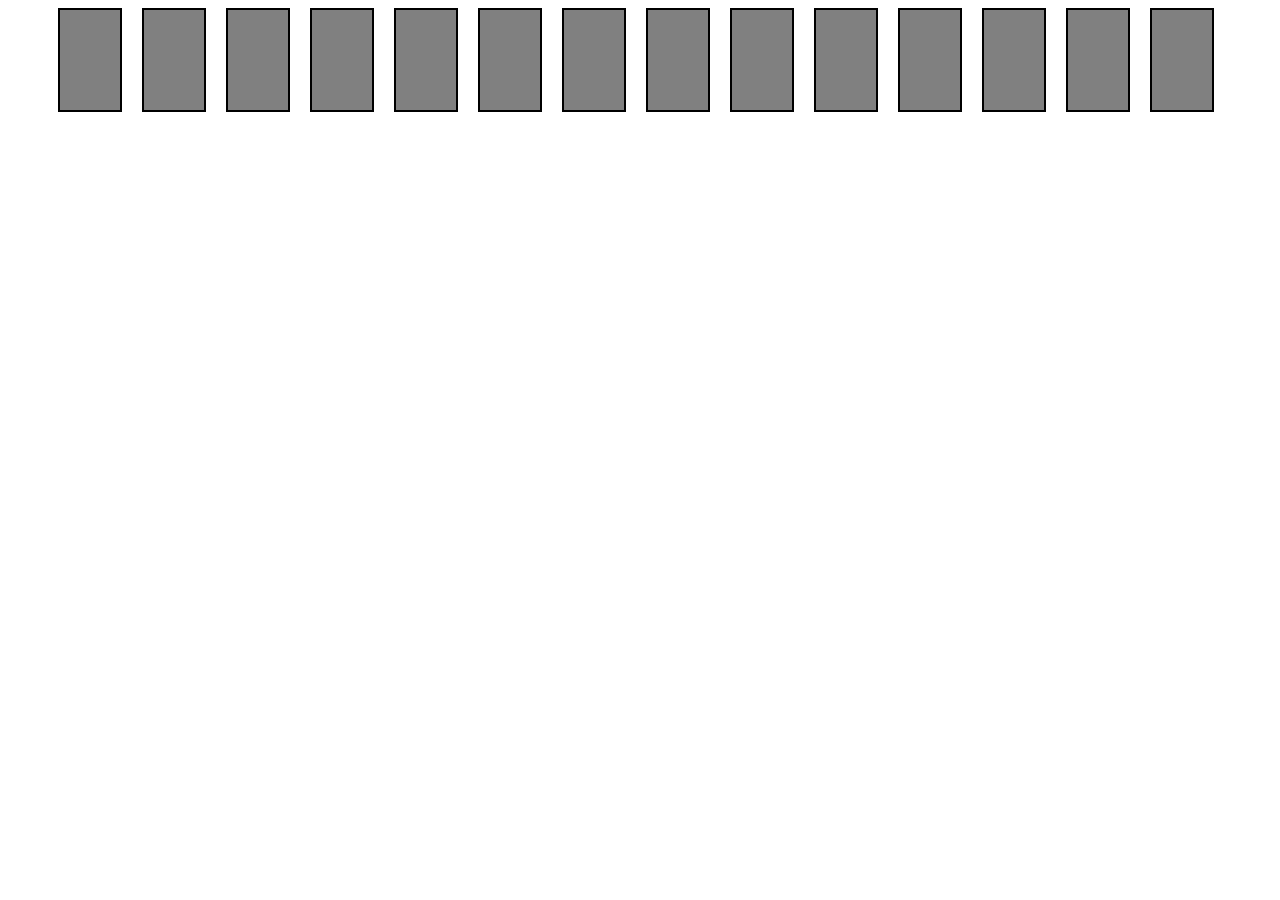
<file: AntonEmery/memory.html>
<html><head>
<meta charset="utf8">
<!-- jQuery -->
<script src="https://ajax.googleapis.com/ajax/libs/jquery/2.1.3/jquery.min.js"></script>


<script type="text/javascript" src="memory-game.js"></script>
<script type="text/javascript" src="memory-gui.js"></script>
<script type="text/javascript" src="memory-cards.js"></script>
<script type="text/javascript" src="memory-main.js"></script>
<link rel='stylesheet' type='text/css' href='memory-gui.css'>
</head><body>
<div id='memorygame'></div>

<div id="footer"></div>

</body></html>
</file>
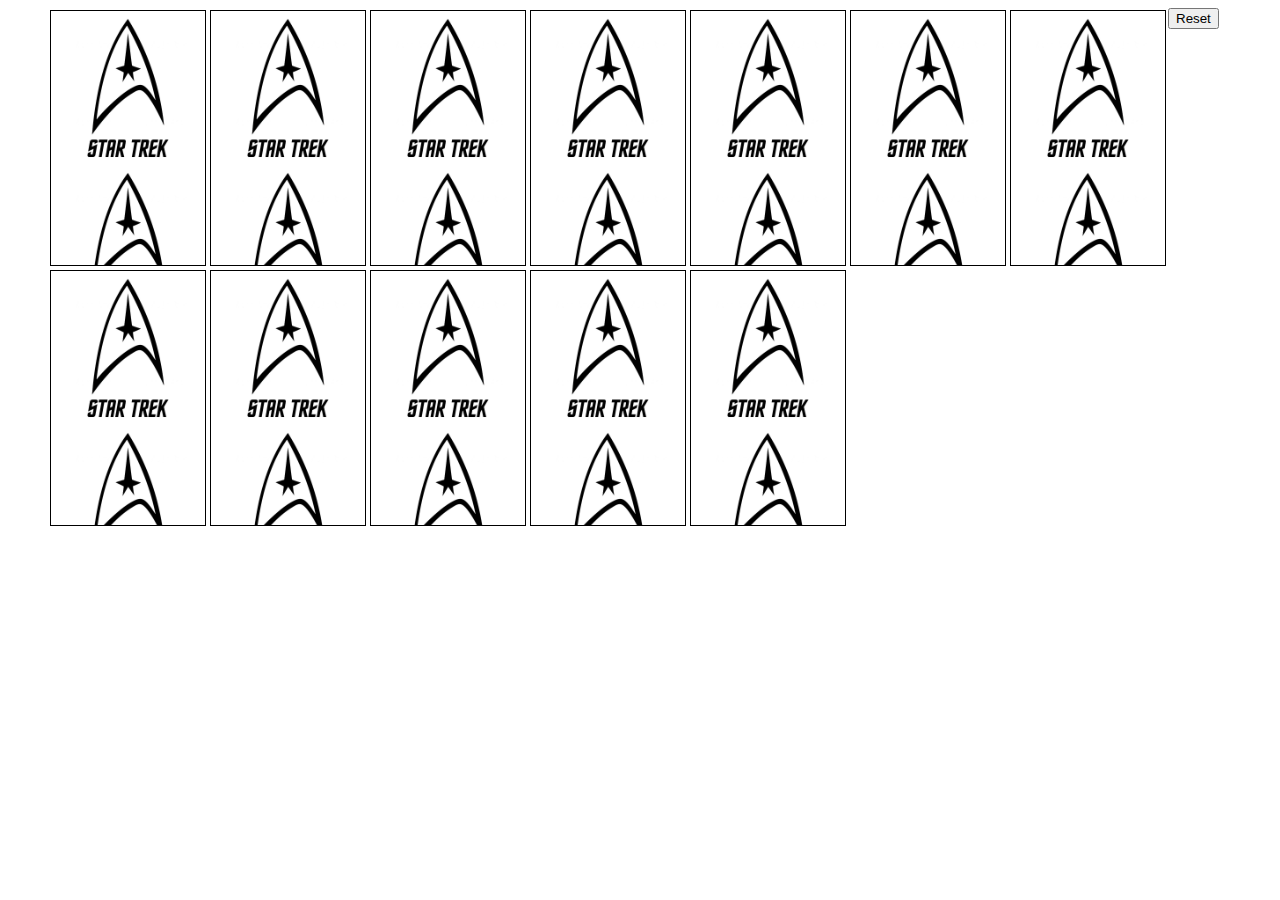
<file: glanzb/memory.html>
<html><head>
<meta charset="utf8">
<script type="text/javascript" src="memory-game.js"></script>
<script type="text/javascript" src="memory-gui.js"></script>
<script type="text/javascript" src="memory-cards.js"></script>
<script type="text/javascript" src="memory-main.js"></script>
<link rel='stylesheet' type='text/css' href='memory-gui.css'>
</head><body>
<div id='memorygame'></div>
<!-- <div id='footer'></div> -->
</body></html>
</file>
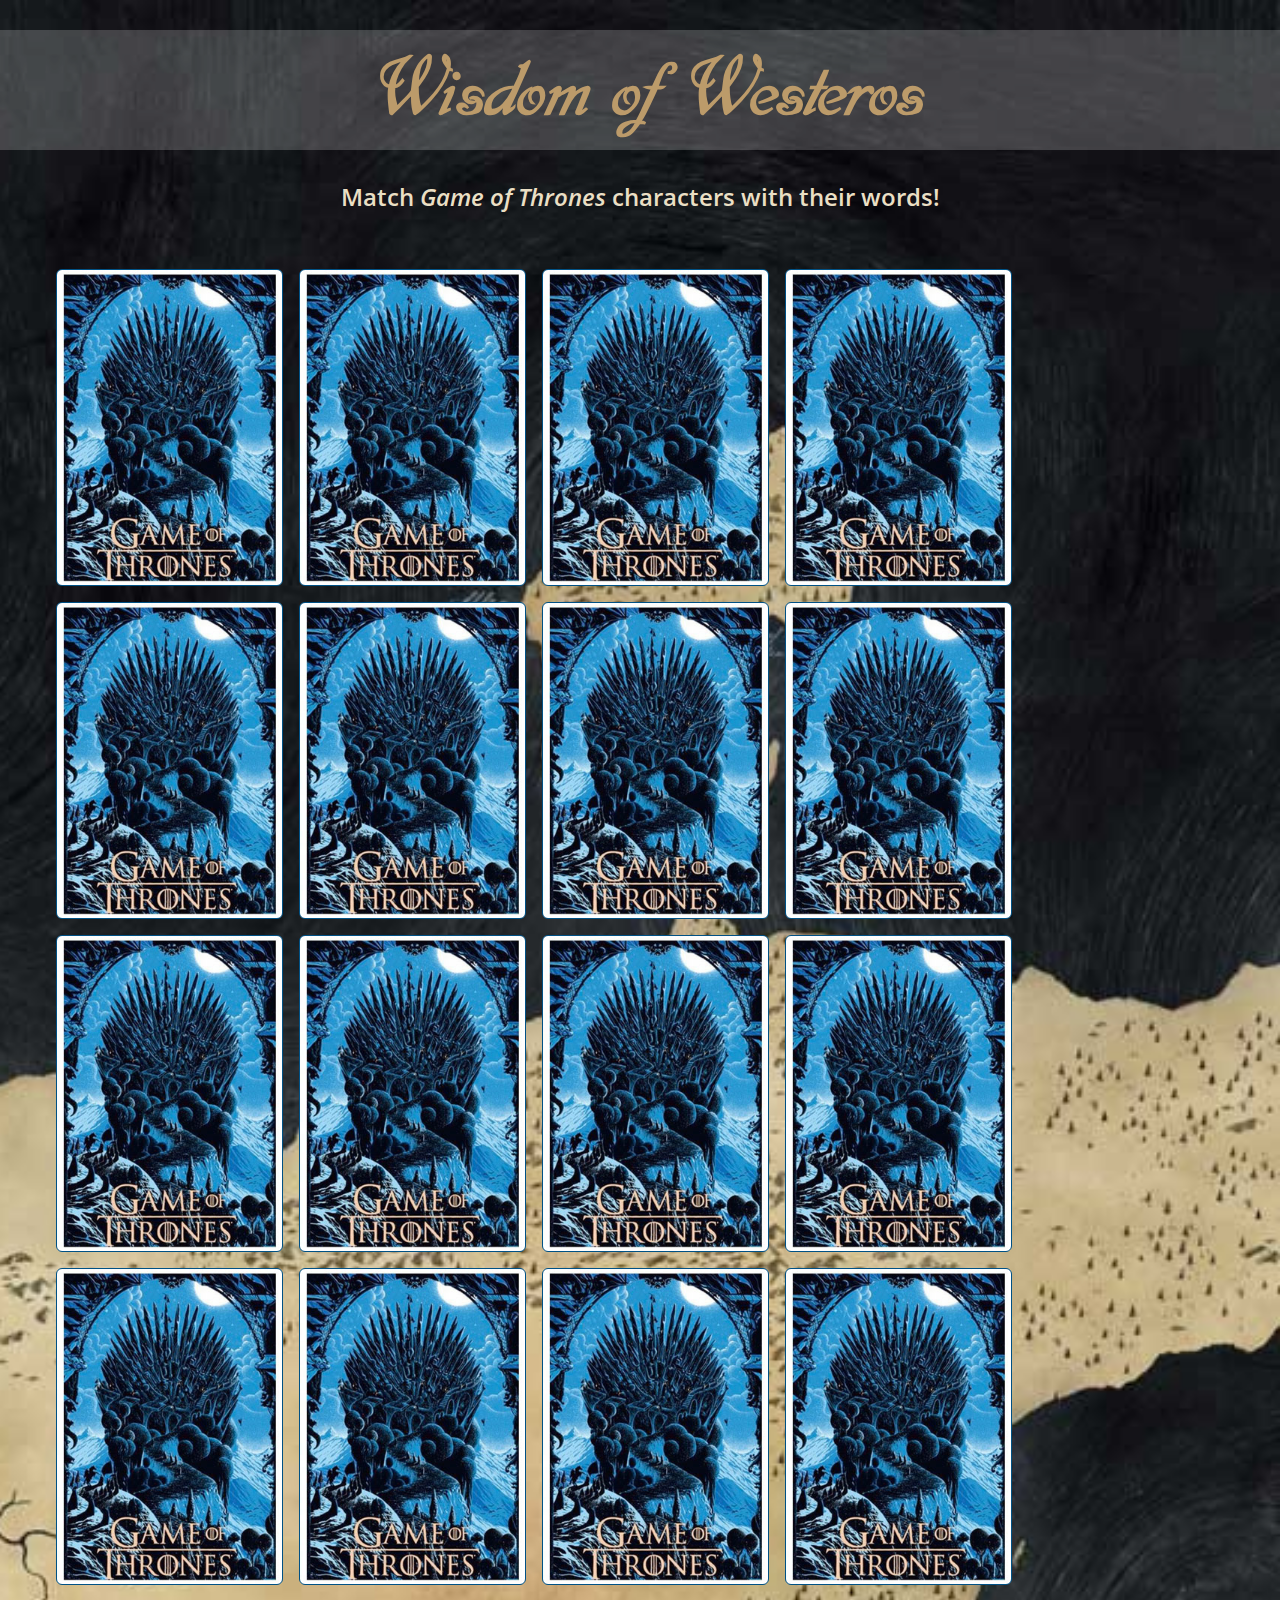
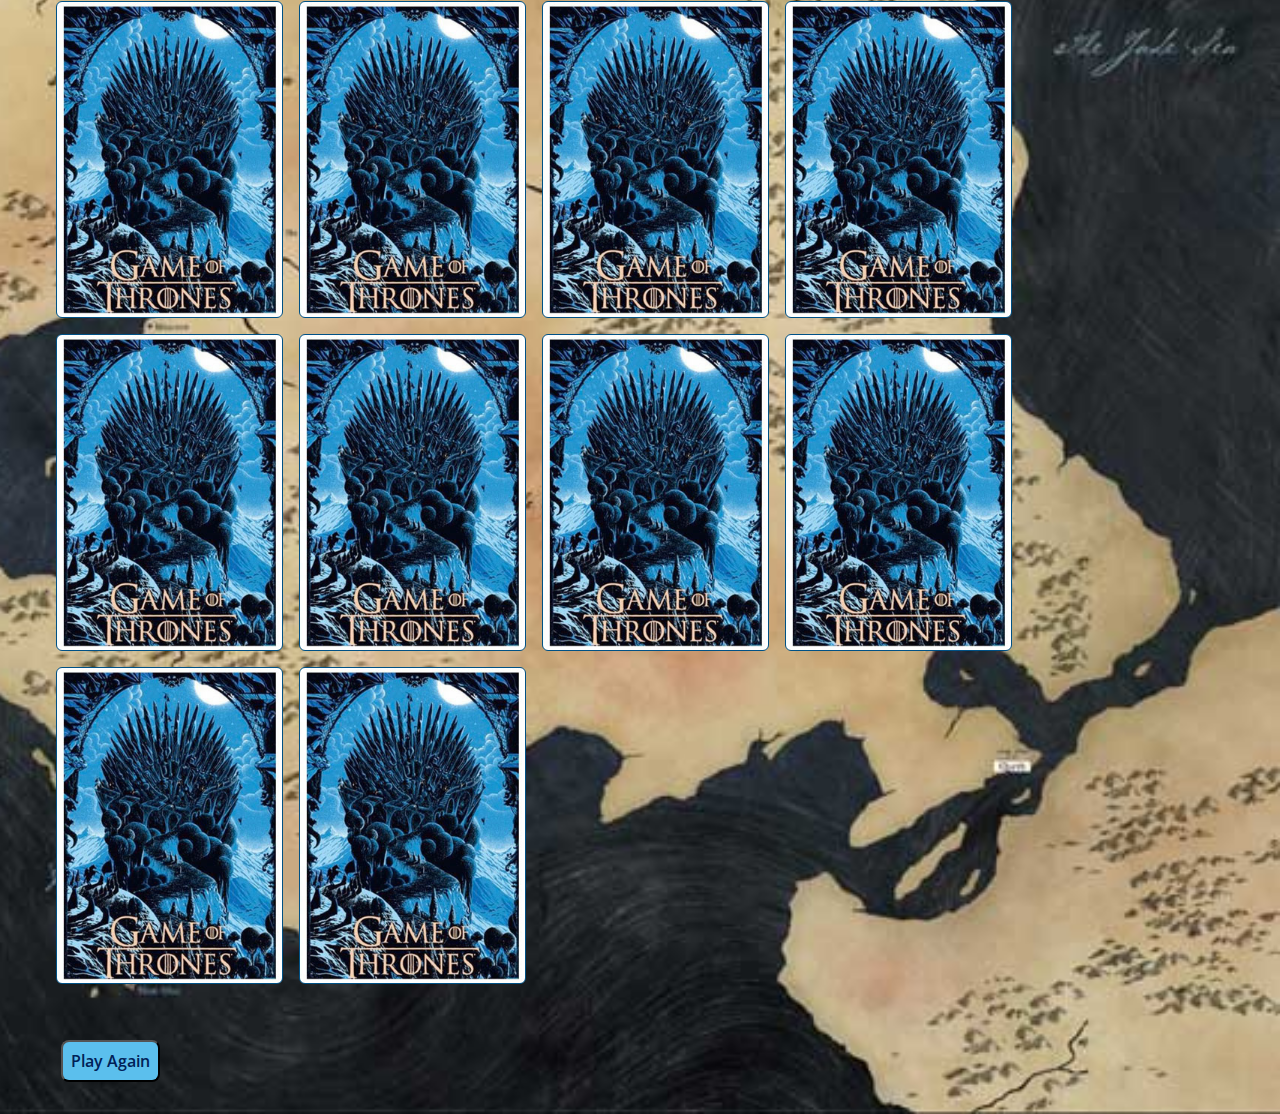
<file: ondine/memory.html>
<!doctype html>
<html lang ="en">
    <head>
        <meta charset="utf-8">
        <meta http-equiv="X-UA-Compatible" content="IE=edge">
        <meta name="viewport" content="width=device-width, initial-scale=1">
        <link rel='stylesheet' href='css/memory.css'/>
        <title>Wisdom of Westeros | A memory matching card game</title>
    </head>
    <body>
        <div id='header'></div>
        <div id='memorygame'></div>
        <div id='footer'></div>
        <script type="text/javascript" src="jquery-1.11.2.js"></script>
        <script type="text/javascript" src="memory-game.js"></script>
        <script type="text/javascript" src="memory-gui-jq.js"></script>
        <script type="text/javascript" src="memory-cards.js"></script>
        <script type="text/javascript" src="memory-main.js"></script>
    </body>
</html>
</file>
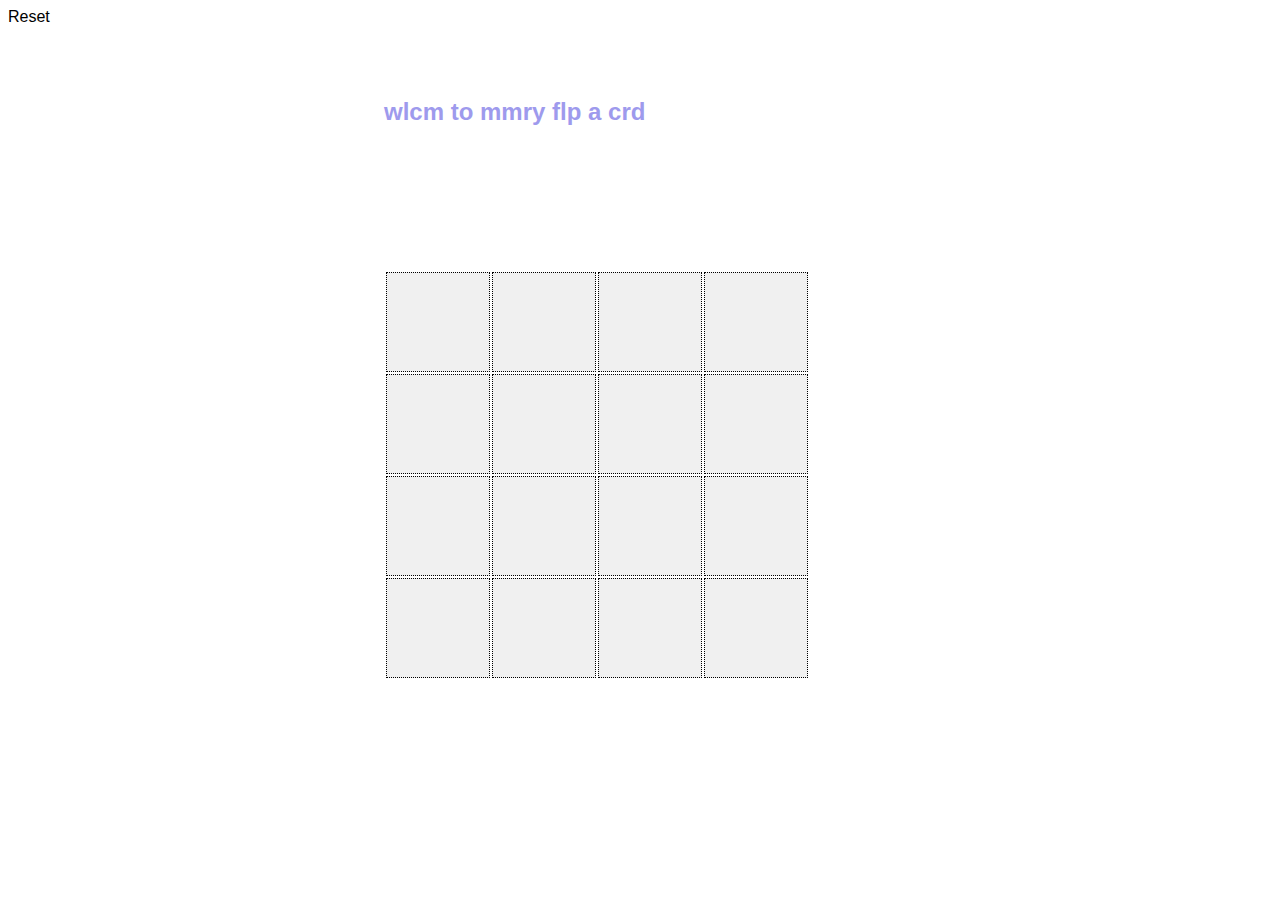
<file: peter_rockwood/memory.html>
<html><head>
<meta charset="utf8">
<script type="text/javascript" src="memory-cards.js"></script>
<script type="text/javascript" src="memory-game.js"></script>
<script type="text/javascript" src="memory-gui.js"></script>
<script type="text/javascript" src="memory-cards.js"></script>
<script type="text/javascript" src="memory-main.js"></script>
<link rel='stylesheet' type='text/css' href='memory-gui.css'>
</head><body>
<div id='memorygame'></div>
</body></html>
</file>
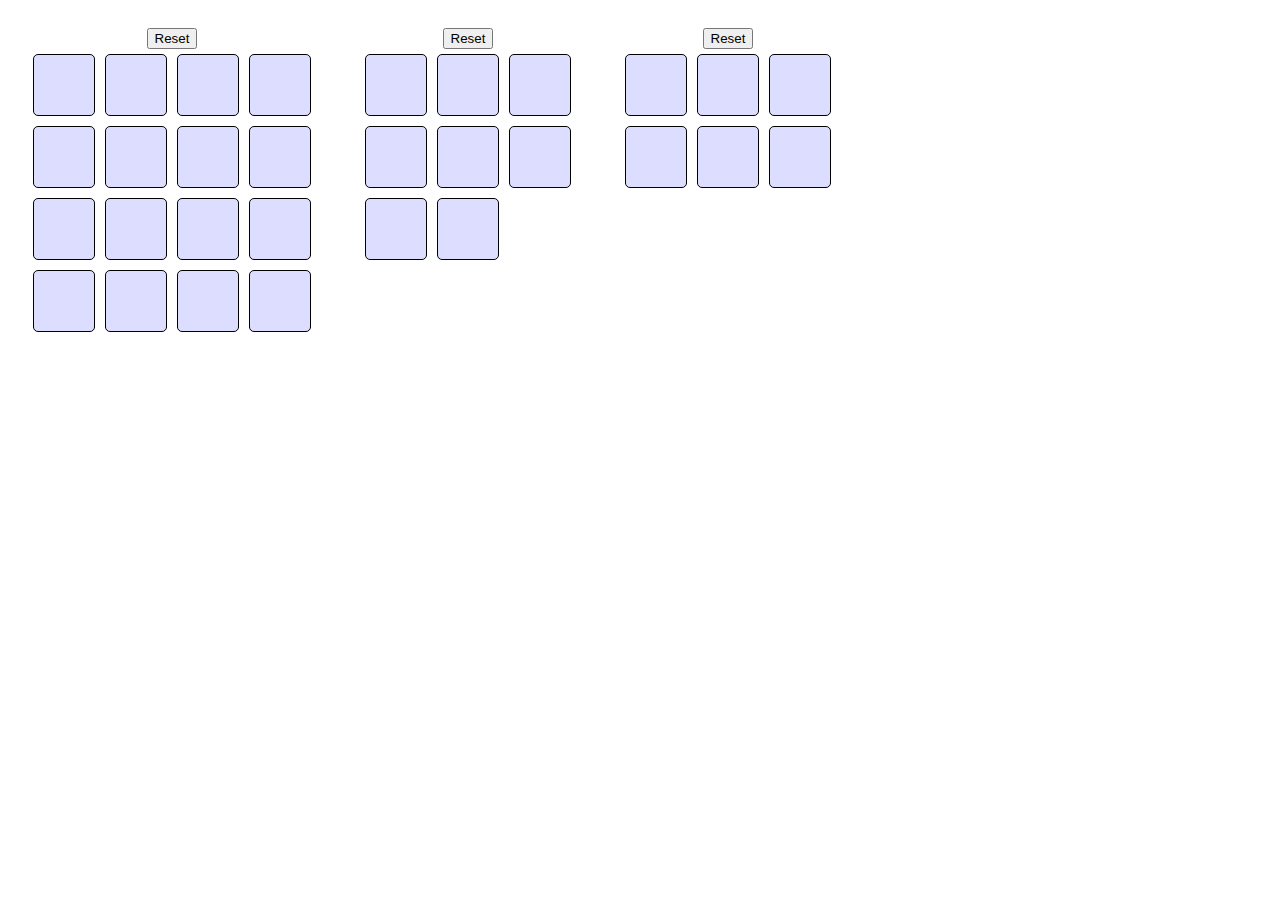
<file: solution/memory.html>
<html><head>
<meta charset="utf8">
<script type="text/javascript" src="cardset-example.js"></script>
<script type="text/javascript" src="memory-game.js"></script>
<script type="text/javascript" src="memory-gui.js"></script>
<script type="text/javascript" src="memory-main.js"></script>
<link rel='stylesheet' type='text/css' href='memory-gui.css'>
</head><body>
<div id='memorygame'></div>
<div id='memorygame2'></div>
<div id='memorygame3'></div>
</body></html>
</file>
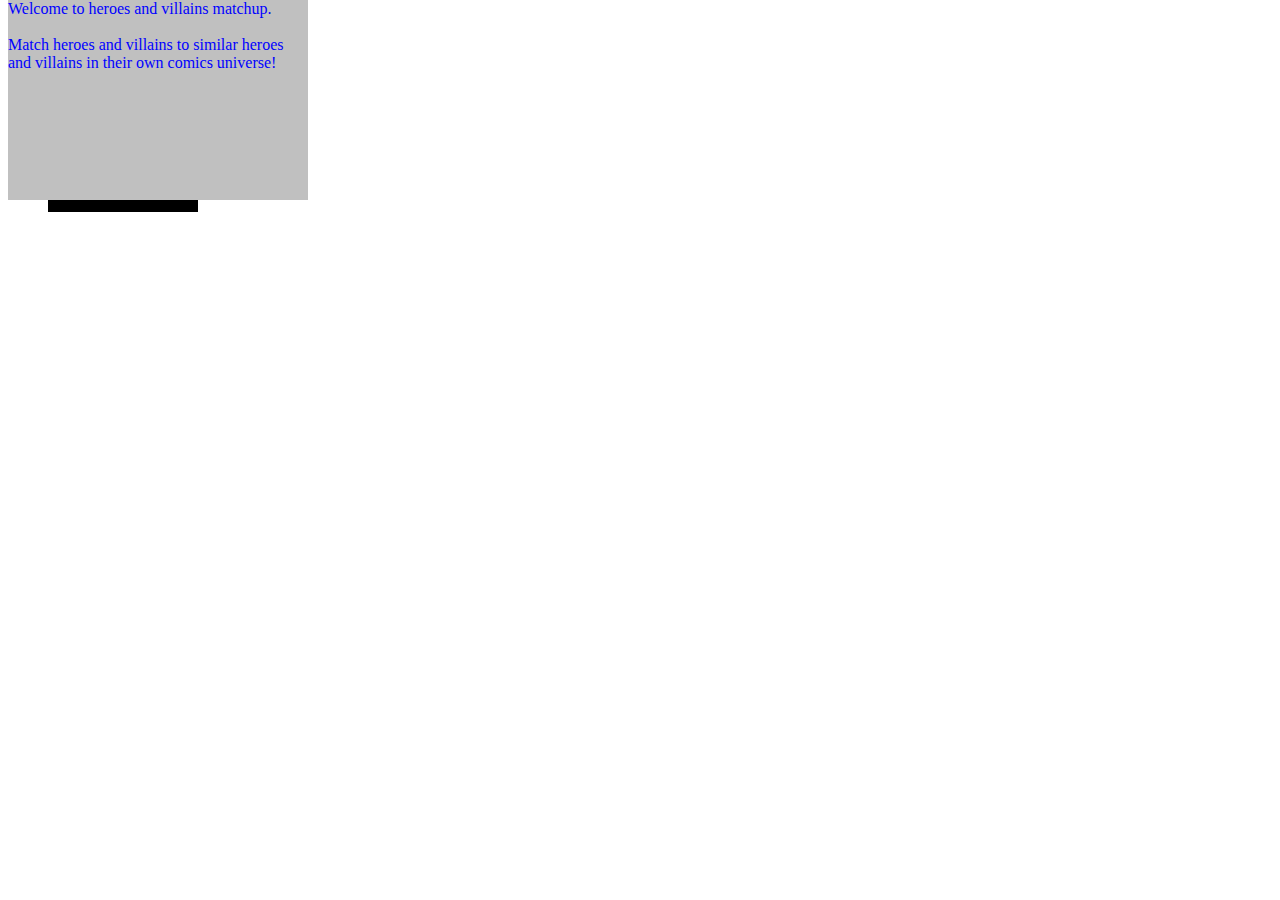
<file: EricGray/template/main2.html>
<!DOCTYPE html>
<head>
<script type"text/javascript" src= "memory-cards.js"></script>
<script src = "memory-game.js"></script>
<script src = "memory-gui.js"></script>
<link rel="stylesheet" type="text/css" href="memory-gui.css">
</head>
<body>
<div id="memorygame">im here!</div>
</body>
</html>
</file>
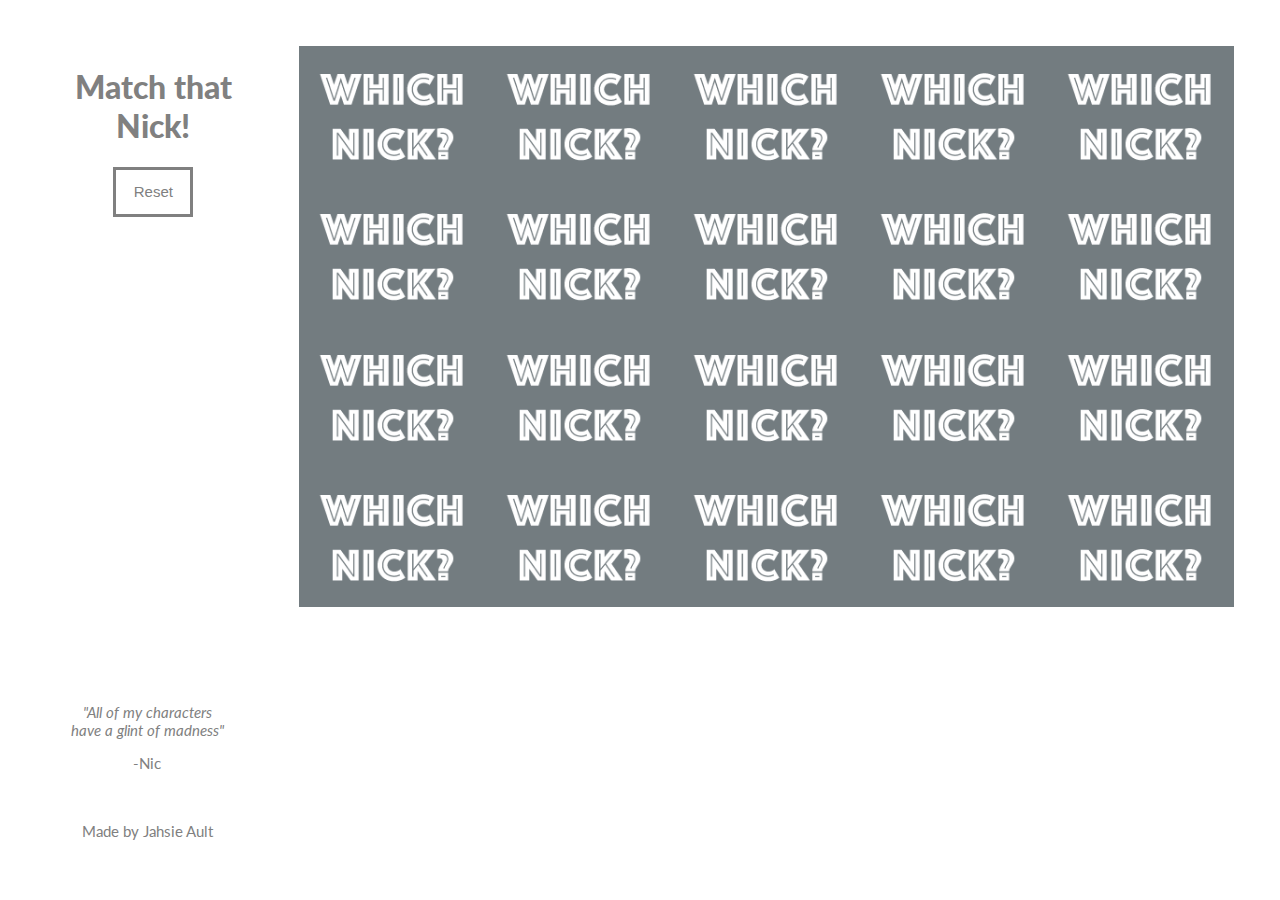
<file: Jahsie/template/memory.html>
<html>
<head>
	<meta charset="utf8">
	<script type="text/javascript" src="memory-cards.js"></script>	
	<script type="text/javascript" src="memory-game.js"></script>	
	<script type="text/javascript" src="memory-gui.js"></script>
	<script type="text/javascript" src="memory-main.js"></script>
	<link rel='stylesheet' type='text/css' href='css/main.css'>
</head>
<body>
<div id="mainer">
	<div id="main">
		<div id= "intro">
			<h1>Match that Nick!</h1>
			<div id="reset">
				<button>Reset</button>
			</div>
			<div id="alerts">
				<div id="match" class="showCelebration">
					<h2>You got a match!</h2>
				</div>
				<div id="win" class="showCelebration">
					<img src="img/match.jpg">
					<h5>You put the bunny<br>back in the box!</h5>
				</div>
				<div class="guts">
					<p class="quote">"All of my characters<br>have a glint of madness"<br>
					<p>-Nic</p>
					<p id="signature">Made by Jahsie Ault</p>
				</div>
			</div>
		</div>
		<div id='memorygame' class="center">
		</div>

	</div>
</div>
</body>
</html>
</file>
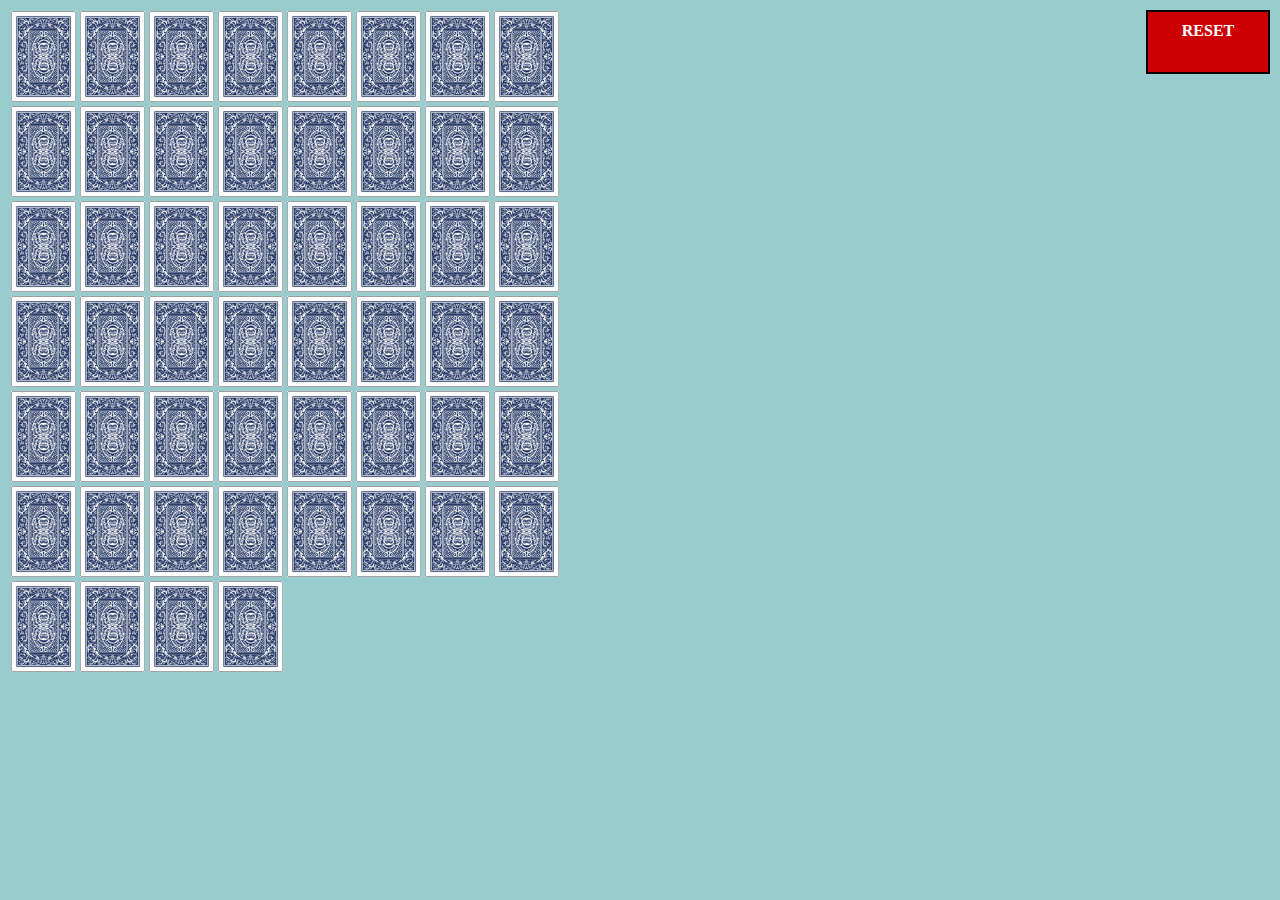
<file: rtribbia/template/memory.html>
<html><head>
<meta charset="utf8">
<script type="text/javascript" src="memory-game.js"></script>
<script type="text/javascript" src="memory-gui.js"></script>
<script type="text/javascript" src="cardset-example.js"></script>
<script type="text/javascript" src="memory-cards.js"></script>
<script type="text/javascript" src="memory-main.js"></script>
<link rel='stylesheet' type='text/css' href='memory-gui.css'>
</head><body>
<div id='reset'>RESET</div>
<div id='memorygame'></div>
</body></html>
</file>
<file: AntonEmery/memory-gui.css>
/* CSS for GUI...*/

#memorygame {
	/* ... */
}

ul {
	list-style-type: none;
}

li {
	border: 2px solid black;
	width: 60px;
	height: 100px;
	display: inline-block;
	margin: 0px 10px 20px 10px;

}

.face-up {
	background-color: green;
}

.face-down {
	background-color: grey;
}


li.invisible {
	display: none;
}

span {
	display: inline;

}
</file>
<file: glanzb/memory-gui.css>
/* CSS for GUI...*/

#memorygame {
	
}
li {
	list-style: none;
	float: left;
	margin: 5px;
	width: 150px;
	height: 250px;
	border: 1px solid black;
	
}



.face-up, .face-down {
	background-size: 100%;
	margin: 2px;
	padding: 2px;
	border-radius: 10;
	
}

.face-down {
	background-image: url(img/star_trek.jpg);
}

.matched {
	visibility: hidden;
}
</file>
<file: ondine/css/memory.css>
@import url(http://fonts.googleapis.com/css?family=Open+Sans:300,600);

@font-face {
    font-family: 'dobkinplain';
    src: url('DobkinPlain-webfont.eot');
    src: url('DobkinPlain-webfont.eot?#iefix') format('embedded-opentype'),
         url('DobkinPlain-webfont.woff') format('woff'),
         url('DobkinPlain-webfont.ttf') format('truetype'),
         url('DobkinPlain-webfont.svg#dobkinplain') format('svg');
    font-weight: normal;
    font-style: normal;
}

body {
  font-family: 'Open Sans', Helvetica, Arial, sans-serif;
  background-image: url(../images/map-westeros.jpg);
  background-repeat: no-repeat;
  background-position: top right;
  background-size: cover;
  font-size: 16px;
  color: rgb(0,81,133);
  margin: 0;
}

#header, #footer {
  clear: both;
  margin: 0 auto;
}

h1 {
  font-family: 'dobkinplain';
  font-size: 5em;
  text-align: center;
  color: rgb(188, 155, 106);
  background-color: rgba(255,255,255,.2);
  margin-top: 30px;
  margin-bottom: 30px;
  padding: 20px 10px 20px 10px;
  width: 100%;
}

h2, h3, h4 {
  font-family: 'Open Sans';
  font-weight: 600;
  color: rgb(234,223,196);
  text-align: center;
}

p {
  font-family: 'Open Sans';
  font-weight: 300;
  font-size: 1em;
  line-height: 1.4em;
  text-align: center;
}

.memoryboard {
  margin: 3em;
}

.generic { 
  width: 225px;
  height: 315px;
  margin: 8px;
  display: inline-block;
  float: left;
  border: 1px solid rgb(0,81,133);
  border-radius: 6px;
}

.facedown {
  background-image: url(../images/throne.jpg);
  background-size: 100%;
  background-repeat: no-repeat;
  border: 1px solid rgb(0,81,133);
  border-radius: 6px;
}
/* add rules for responsize sizing here */

.cardImage img {
  width: 100%;
  border-radius: 6px;
}
.cardImage {
  border: 1px solid rgb(0,81,133);
  border-radius: 6px;
}
/* display quote text over color background */
.cardQuote {
  background-color: rgb(5,41,74);
  border: 1px solid rgba(91,191,237,.7);
  border-radius: 6px;
}

.quote {
  font-family: 'Open Sans';
  font-size: 1.3em;
  font-weight: 300;
  color: #fff;
  line-height: 1.8em;
  text-align: center;
  padding: 10%;
}

.matched {
  visibility: hidden;
}

button {
  margin: 3em auto 2em 3.8em;
  font-family: 'Open Sans';
  font-weight: 600;
  font-size: 16px;
  padding: 8px;
  background-color: rgb(91,191,237);
  color: rgb(0,33,87);
  border-radius: 8px;
}
</file>
<file: peter_rockwood/memory-gui.css>
/* CSS for GUI...*/

#memorygame {
	display: inline-block;
	position: absolute;
	top: 30%;
	left: 30%;
}


td {
	min-width: 100px;
	min-height: 100px;
	width: 100px;
	height: 100px;
	border-style: dotted;
	border-width: 1px;
	border-color: black;
	text-align: center;
	
	font-size: 200%;
	font-family: Arial;
	line-height: 50%;
}

.up{
	background-color: #f0c0c0;
}

.down{
	background-color: #f0f0f0;
	color:#f0f0f1;
}

.gone{
	background-color: white;
	color: white;
	border-color: white
}

#reset{
	font-family: Arial;	
}

h1 {
	position: absolute;
	display: block;
	color: #9E9AED;
	font-size: 150%;
	font-family: Arial;
	top: 10%;
	left: 30%;
	max-width: 30%
	white-space: pre;
	line-height: 50%;


}
</file>
<file: solution/memory-gui.css>
.memorygrid {
	display:inline-block;
	margin:20px;
}

.memorygrid .memorycell {
	width:60px;
	height:60px;
	border-radius:5px;
	border:1px solid black;
	background-color:#ddddff;
	float:left;
	text-align:center;
	line-height:60px;
	font-size:large;
	margin:5px;
}

.memorygrid .firstcol {
	clear:both;
}

.memorygrid .faceup {
	background-color:#ffffff;
}

.memorygrid .faceup:before {
	content:attr(value); /* shows card face value */
}

.memorygrid .missing {
	visibility:hidden;
}

.resetBtn {
	clear:both;
	display:block;
	margin:0 auto;
}
</file>
<file: EricGray/template/memory-gui.css>
/* CSS for GUI...*/

#memorygame {
	/* ... */
}

.cardBorder {
	width: 20px;
	height: 30px;
	border: 1px solid black;
	background-color: blue;
}

.face-down {
	width: 50px;
	height: 70px;
	border: 1px solid black;
	background-color: orange;
	text-align: center;
}

.face-up {
	width: 20px;
	height:30px;
	border: 1px solid black;
	background-color: black;
	color: white;
	text-align: center;
}

.hidden {
	display: none;
}

.resetButton{
	width: 150px;
	height: 50px;
	margin-left: 40px;
	background-color: black;
	color: yellow;
	text-align: center;
	vertical-align: text-bottom;
	}

.welcome {
	position: absolute;
	top: 0;
	width: 300px;
	height: 200px;
	color: blue;
	background-color: #C0C0C0;
}
</file>
<file: Jahsie/template/css/main.css>
/* CSS for GUI...*/
@import url(http://fonts.googleapis.com/css?family=Lato:400,900);
html {
  font-size: 12px; }

@media screen and (min-width: 900px) {
  body {
    font-size: 16px; } }
@media screen and (min-width: 1200px) {
  html {
    font-size: 18px; } }
body {
  font-family: 'Lato', sans-serif;
  color: grey; }
  body p {
    text-align: center;
    font-size: .85rem; }

#main {
  /*	width: 90%;
  	height: 90%;
  	overflow: auto;
  	margin: auto;
  	position: absolute;
  	top: 0; left: 0; bottom: 0; right: 0;
  */
  /*top: 50%;
  -webkit-transform: translateY(-50%);
  -ms-transform: translateY(-50%);
  transform: translateY(-50%);*/ }

h1 {
  font-weight: 900;
  text-align: center; }

#intro {
  position: relative;
  box-sizing: border-box;
  display: inline-block;
  width: 20%;
  float: left;
  text-align: center;
  padding: 3% 0px 0px 3%;
  height: 100%; }

.guts {
  position: absolute;
  bottom: 2px;
  display: block;
  margin: 0px auto;
  width: 80%; }

.quote {
  font-style: italic;
  vertical-align: bottom; }

#signature {
  margin: 50px 0px; }

#memorygame {
  height: 100%;
  position: relative;
  box-sizing: border-box;
  display: inline-block;
  float: right;
  width: 80%;
  margin: auto;
  padding: 3% 3% 0px 3%; }

button {
  font-size: 15px;
  background-color: transparent;
  height: 50px;
  width: 80px;
  color: grey;
  border: 3px solid grey; }

button:hover {
  background-color: grey;
  color: white; }

.cardDiv:hover {
  opacity: 50%;
  outline: 1px solid white;
  outline-offset: -10px; }

img {
  max-width: 100%; }

#cardSet {
  width: 100%;
  /*	position: absolute;*/
  top: 50%; }

.cardDiv {
  background-size: contain;
  /*background-repeat: none;*/
  display: inline-block;
  width: 20%; }

.face-down {
  background-image: url(../img/Back.png); }
  .face-down img {
    visibility: hidden; }

#match {
  padding: 20px 0px;
  color: gold; }

.showCelebration {
  display: none; }

.matched {
  background-image: url(../img/matched.png); }
  .matched img {
    visibility: hidden; }

/*Media Queries*/
@media screen and (max-width: 900px) {
  #intro {
    display: block;
    width: 100%;
    padding: 3%;
    height: auto; }
    #intro .quote {
      margin-top: 10px; }

  #memorygame {
    display: block;
    width: 100%;
    padding: 0px 3%;
    top: 0px; }

  .cardDiv {
    width: 20%; }

  #alerts {
    display: none; } }
</file>
<file: rtribbia/template/memory-gui.css>
/* CSS for GUI...*/

body {
	background-color: #99cccc;

}
#memorygame {
	/* ... */
}

#memorygame .cell {


}

#memorygame .invisible {
	visibility: hidden;

}

#reset {

	position: absolute;
	top: 10;
	right: 10;
	width: 100;
	height:40;
	padding: 10px;
	background: #cc0000;
	border: 2px solid black;
	font-weight: bold;
	font-family: 'Tahoma';
	color: #ffffff;
	font-style: 30px;
	text-align: center;
	vertical-align: center;
}
</file>
